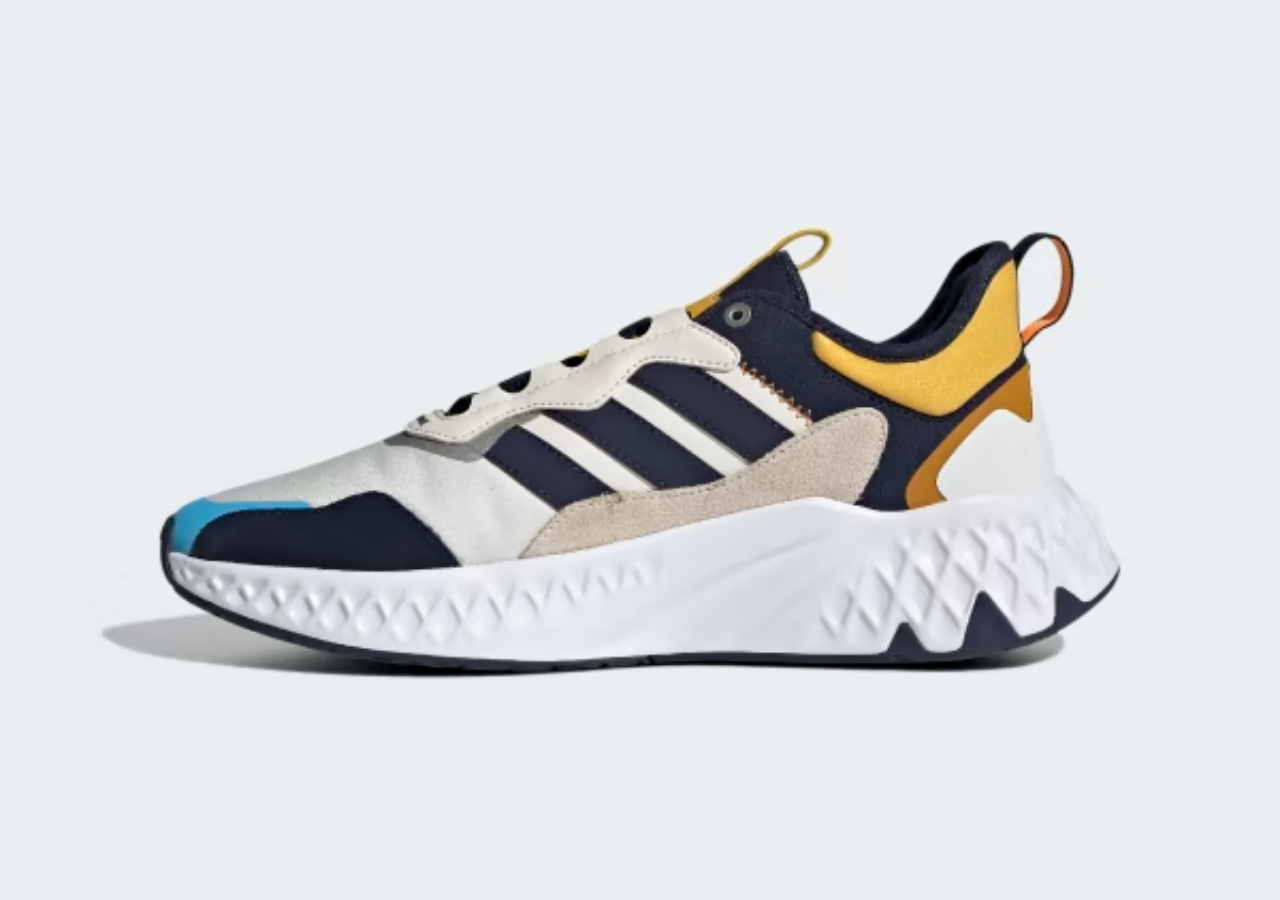
<file: adidas.html>
<html lang="en">
  <body>
    <nav class="navbar">
      <img src="./img/LDM-WHITE.png" />
      <div class="balance-container">
        <span id="balance">R$ 20,00</span>
      </div>
    </nav>

    <section id="1">
      <div class="card-container">
        <div class="card-title">
          <svg
            style="width: 15px"
            xmlns="http://www.w3.org/2000/svg"
            fill="none"
            viewBox="0 0 24 24"
            stroke-width="1.5"
            stroke="currentColor"
            aria-hidden="true"
            class="w-4 text-slate-600"
          >
            <path
              stroke-linecap="round"
              stroke-linejoin="round"
              d="M9.879 7.519c1.171-1.025 3.071-1.025 4.242 0 1.172 1.025 1.172 2.687 0 3.712-.203.179-.43.326-.67.442-.745.361-1.45.999-1.45 1.827v.75M21 12a9 9 0 11-18 0 9 9 0 0118 0zm-9 5.25h.008v.008H12v-.008z"
            ></path>
          </svg>
          Perguntas
        </div>

        <div class="img-container">
          <img
            loading="lazy"
            decoding="async"
            style="
              position: absolute;
              height: 100%;
              width: 100%;
              left: 0;
              top: 0;
              right: 0;
              bottom: 0;
              object-fit: cover;
              color: transparent;
            "
            sizes="100vw"
            src="./img/tenis-adidas.avif"
          />
        </div>
        <span class="card-grade-title"
          >De 0 a 5, que nota você dá para o design do novo Tênis Adidas Futurepool?</span
        >

        <div class="grades">
          <a class="grade grade-1">
            <i class="far fa-tired"></i>
          </a>

          <a class="grade grade-2">
            <i class="far fa-frown"></i>
          </a>

          <a class="grade grade-3">
            <i class="far fa-meh"></i>
          </a>

          <a class="grade grade-4">
            <i class="far fa-smile"></i>
          </a>
          <a class="grade grade-5"><i class="far fa-laugh-beam"></i> </a>
        </div>

        <span class="card-grade-title"
          >Em um tênis, você prefere conforto ou baixo-custo?</span
        >

        <div class="booleans">
          <a class="bool"> Conforto </a>

          <a class="bool"> Baixo custo </a>
        </div>

        <span class="card-grade-title"
          >Você investiria R$700 neste tênis?</span
        >

        <div class="booleans">
          <a class="bool"> Sim </a>

          <a class="bool"> Não </a>
        </div>

        <button type="button" id="submit-survey">
          <svg
            xmlns="http://www.w3.org/2000/svg"
            fill="none"
            viewBox="0 0 24 24"
            stroke-width="1.5"
            stroke="currentColor"
            aria-hidden="true"
            style="width: 20px"
          >
            <path
              stroke-linecap="round"
              stroke-linejoin="round"
              d="M6 12L3.269 3.126A59.768 59.768 0 0121.485 12 59.77 59.77 0 013.27 20.876L5.999 12zm0 0h7.5"
            ></path>
          </svg>

          <span> Enviar respostas </span>
        </button>

      </div>
    </section>
  </body>
</html>
</file>
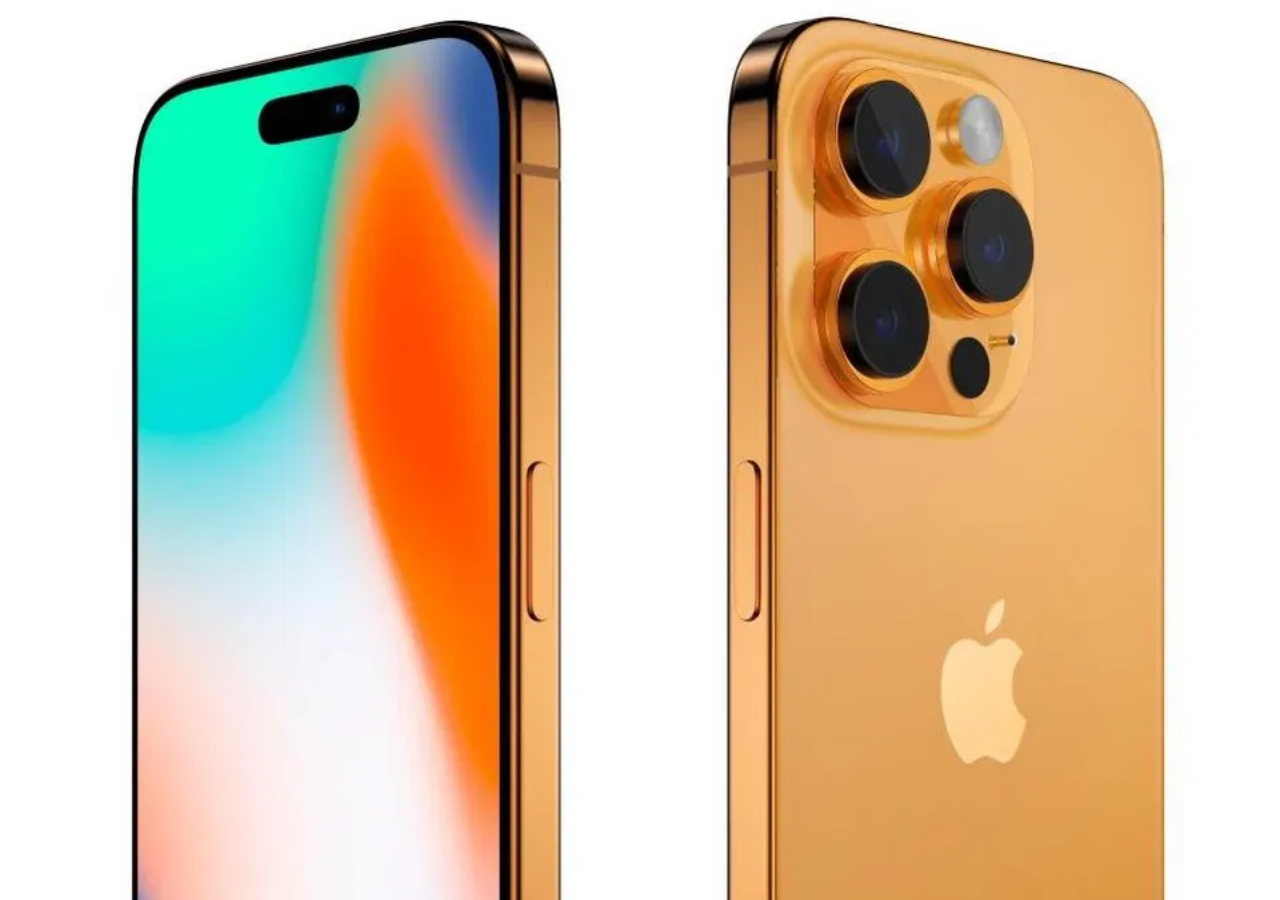
<file: apple.html>
<html lang="en">
  <body>
    <nav class="navbar">
      <img src="./img/LDM-WHITE.png" />
      <div class="balance-container">
        <span id="balance">R$ 20,00</span>
      </div>
    </nav>

    <section id="1">
      <div class="card-container">
        <div class="card-title">
          <svg
            style="width: 15px"
            xmlns="http://www.w3.org/2000/svg"
            fill="none"
            viewBox="0 0 24 24"
            stroke-width="1.5"
            stroke="currentColor"
            aria-hidden="true"
            class="w-4 text-slate-600"
          >
            <path
              stroke-linecap="round"
              stroke-linejoin="round"
              d="M9.879 7.519c1.171-1.025 3.071-1.025 4.242 0 1.172 1.025 1.172 2.687 0 3.712-.203.179-.43.326-.67.442-.745.361-1.45.999-1.45 1.827v.75M21 12a9 9 0 11-18 0 9 9 0 0118 0zm-9 5.25h.008v.008H12v-.008z"
            ></path>
          </svg>
          Perguntas
        </div>

        <div class="img-container">
          <img
            loading="lazy"
            decoding="async"
            style="
              position: absolute;
              height: 100%;
              width: 100%;
              left: 0;
              top: 0;
              right: 0;
              bottom: 0;
              object-fit: cover;
              color: transparent;
            "
            sizes="100vw"
            src="./img/apple.webp"
          />
        </div>
        <span class="card-grade-title"
          >Você possui ou já possuiu algum produto Apple?</span
        >

        <div class="booleans">
          <a class="bool"> Sim </a>

          <a class="bool"> Não </a>
        </div>

        <span class="card-grade-title"
          >Você tem ou gostaria de ter o Novo Iphone 14?</span
        >

        <div class="booleans">
          <a class="bool"> Gostaria </a>

          <a class="bool"> Não gostaria </a>
        </div>

        <span class="card-grade-title"
          >De 0 a 5, o que você achou do design do Novo Iphone 14?</span
        >

        <div class="grades">
          <a class="grade grade-1">
            <i class="far fa-tired"></i>
          </a>

          <a class="grade grade-2">
            <i class="far fa-frown"></i>
          </a>

          <a class="grade grade-3">
            <i class="far fa-meh"></i>
          </a>

          <a class="grade grade-4">
            <i class="far fa-smile"></i>
          </a>
          <a class="grade grade-5"><i class="far fa-laugh-beam"></i> </a>
        </div>

        <button type="button" id="submit-survey">
          <svg
            xmlns="http://www.w3.org/2000/svg"
            fill="none"
            viewBox="0 0 24 24"
            stroke-width="1.5"
            stroke="currentColor"
            aria-hidden="true"
            style="width: 20px"
          >
            <path
              stroke-linecap="round"
              stroke-linejoin="round"
              d="M6 12L3.269 3.126A59.768 59.768 0 0121.485 12 59.77 59.77 0 013.27 20.876L5.999 12zm0 0h7.5"
            ></path>
          </svg>

          <span> Enviar respostas </span>
        </button>
      </div>
    </section>
  </body>
</html>
</file>
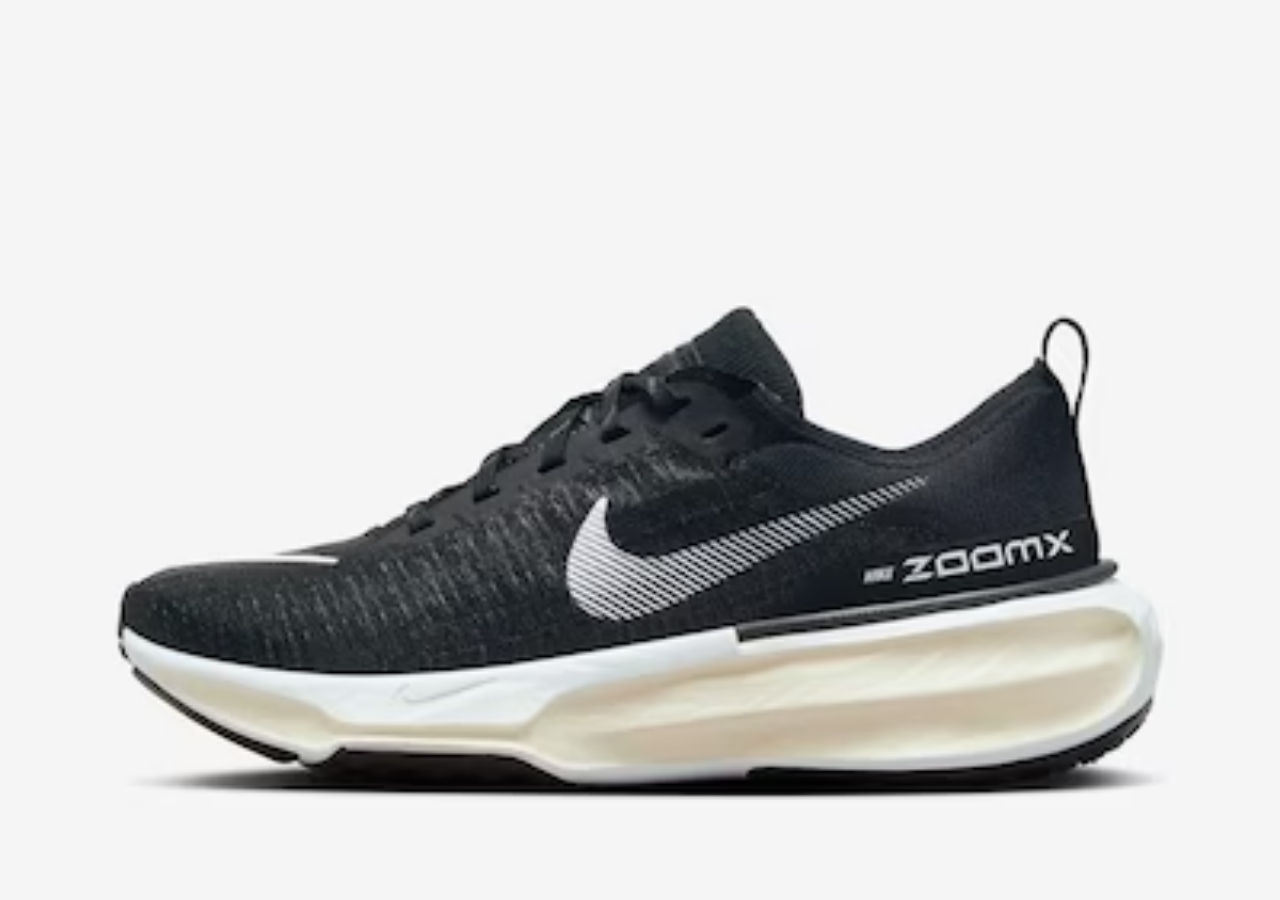
<file: nike.html>
<html lang="en">
  <body>
    <nav class="navbar">
      <img src="./img/LDM-WHITE.png" />
      <div class="balance-container">
        <span id="balance">R$ 20,00</span>
      </div>
    </nav>

    <section id="1">
      <div class="card-container">
        <div class="card-title">
          <svg
            style="width: 15px"
            xmlns="http://www.w3.org/2000/svg"
            fill="none"
            viewBox="0 0 24 24"
            stroke-width="1.5"
            stroke="currentColor"
            aria-hidden="true"
            class="w-4 text-slate-600"
          >
            <path
              stroke-linecap="round"
              stroke-linejoin="round"
              d="M9.879 7.519c1.171-1.025 3.071-1.025 4.242 0 1.172 1.025 1.172 2.687 0 3.712-.203.179-.43.326-.67.442-.745.361-1.45.999-1.45 1.827v.75M21 12a9 9 0 11-18 0 9 9 0 0118 0zm-9 5.25h.008v.008H12v-.008z"
            ></path>
          </svg>
          Perguntas
        </div>

        <div class="img-container">
          <img
            loading="lazy"
            decoding="async"
            style="
              position: absolute;
              height: 100%;
              width: 100%;
              left: 0;
              top: 0;
              right: 0;
              bottom: 0;
              object-fit: cover;
              color: transparent;
            "
            sizes="100vw"
            src="./img/tenis-nike.avif"
          />
        </div>
        <span class="card-grade-title"
          >De 0 a 5, que nota você dá para o design do novo Tênis Nike
          Invincible 3?</span
        >

        <div class="grades">
          <a class="grade grade-1">
            <i class="far fa-tired"></i>
          </a>

          <a class="grade grade-2">
            <i class="far fa-frown"></i>
          </a>

          <a class="grade grade-3">
            <i class="far fa-meh"></i>
          </a>

          <a class="grade grade-4">
            <i class="far fa-smile"></i>
          </a>
          <a class="grade grade-5"><i class="far fa-laugh-beam"></i> </a>
        </div>

        <span class="card-grade-title"
          >Em um tênis, você prefere conforto ou baixo-custo?</span
        >

        <div class="booleans">
          <a class="bool"> Conforto </a>

          <a class="bool"> Baixo custo </a>
        </div>

        <span class="card-grade-title"
          >Você investiria R$1500 neste tênis?</span
        >

        <div class="booleans">
          <a class="bool"> Sim </a>

          <a class="bool"> Não </a>
        </div>

        <button type="button" id="submit-survey">
          <svg
            xmlns="http://www.w3.org/2000/svg"
            fill="none"
            viewBox="0 0 24 24"
            stroke-width="1.5"
            stroke="currentColor"
            aria-hidden="true"
            style="width: 20px"
          >
            <path
              stroke-linecap="round"
              stroke-linejoin="round"
              d="M6 12L3.269 3.126A59.768 59.768 0 0121.485 12 59.77 59.77 0 013.27 20.876L5.999 12zm0 0h7.5"
            ></path>
          </svg>

          <span> Enviar respostas </span>
        </button>

      </div>
    </section>
  </body>
</html>
</file>
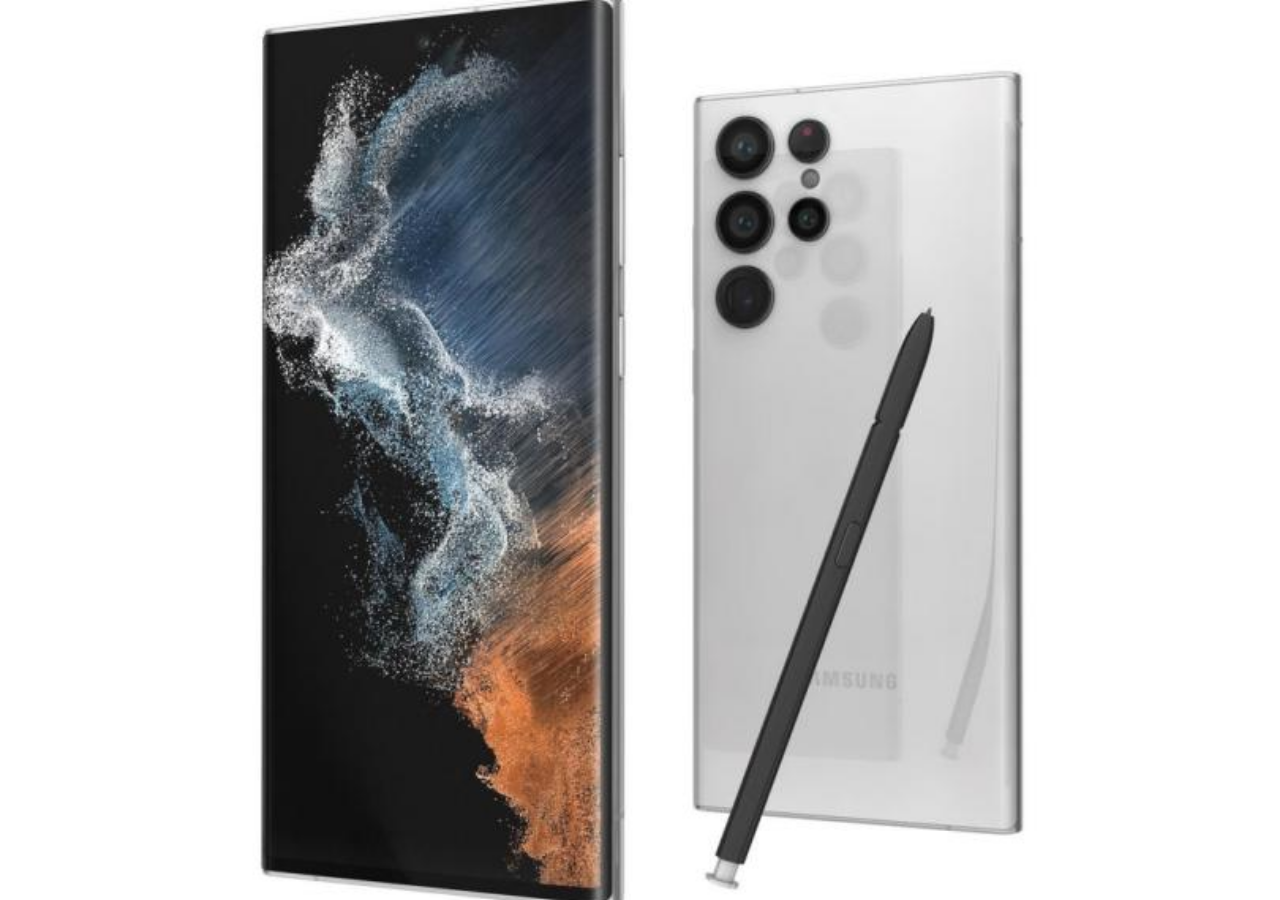
<file: samsung.html>
<html lang="en">
  <body>
    <nav class="navbar">
      <img src="./img/LDM-WHITE.png" />
      <div class="balance-container">
        <span id="balance">R$ 20,00</span>
      </div>
    </nav>

    <section id="1">
      <div class="card-container">
        <div class="card-title">
          <svg
            style="width: 15px"
            xmlns="http://www.w3.org/2000/svg"
            fill="none"
            viewBox="0 0 24 24"
            stroke-width="1.5"
            stroke="currentColor"
            aria-hidden="true"
            class="w-4 text-slate-600"
          >
            <path
              stroke-linecap="round"
              stroke-linejoin="round"
              d="M9.879 7.519c1.171-1.025 3.071-1.025 4.242 0 1.172 1.025 1.172 2.687 0 3.712-.203.179-.43.326-.67.442-.745.361-1.45.999-1.45 1.827v.75M21 12a9 9 0 11-18 0 9 9 0 0118 0zm-9 5.25h.008v.008H12v-.008z"
            ></path>
          </svg>
          Perguntas
        </div>

        <div class="img-container">
          <img
            loading="lazy"
            decoding="async"
            style="
              position: absolute;
              height: 100%;
              width: 100%;
              left: 0;
              top: 0;
              right: 0;
              bottom: 0;
              object-fit: cover;
              color: transparent;
            "
            sizes="100vw"
            src="./img/samsung-galaxy.jpg"
          />
        </div>
        <span class="card-grade-title"
          >Você possui ou já possuiu algum produto Samsung?</span
        >

        <div class="booleans">
          <a class="bool"> Sim </a>

          <a class="bool"> Não </a>
        </div>

        <span class="card-grade-title"
          >Você tem ou gostaria de ter o Novo S22 Ultra?</span
        >

        <div class="booleans">
          <a class="bool"> Gostaria </a>

          <a class="bool"> Não gostaria </a>
        </div>

        <span class="card-grade-title"
          >De 0 a 5, o que você achou do design do Novo S22 Ultra?</span
        >

        <div class="grades">
          <a class="grade grade-1">
            <i class="far fa-tired"></i>
          </a>

          <a class="grade grade-2">
            <i class="far fa-frown"></i>
          </a>

          <a class="grade grade-3">
            <i class="far fa-meh"></i>
          </a>

          <a class="grade grade-4">
            <i class="far fa-smile"></i>
          </a>
          <a class="grade grade-5"><i class="far fa-laugh-beam"></i> </a>
        </div>

        <button type="button" id="submit-survey">
          <svg
            xmlns="http://www.w3.org/2000/svg"
            fill="none"
            viewBox="0 0 24 24"
            stroke-width="1.5"
            stroke="currentColor"
            aria-hidden="true"
            style="width: 20px"
          >
            <path
              stroke-linecap="round"
              stroke-linejoin="round"
              d="M6 12L3.269 3.126A59.768 59.768 0 0121.485 12 59.77 59.77 0 013.27 20.876L5.999 12zm0 0h7.5"
            ></path>
          </svg>

          <span> Enviar respostas </span>
        </button>
      </div>
    </section>
  </body>
</html>
</file>
